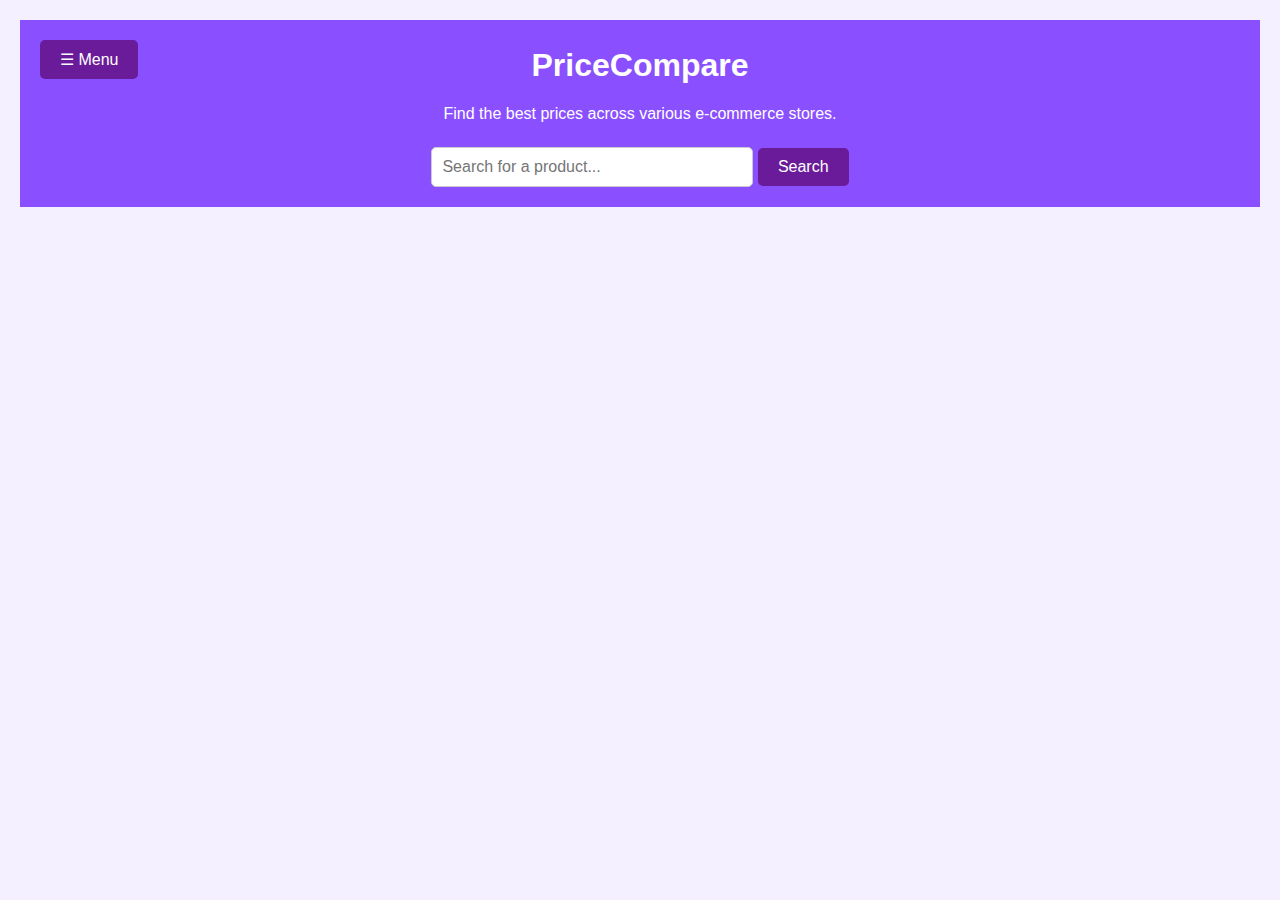
<file: index.html>
<!DOCTYPE html>
<html lang="en">
<head>
    <meta charset="UTF-8">
    <meta name="viewport" content="width=device-width, initial-scale=1.0">
    <title>Product Price Comparison</title>
    <link rel="stylesheet" href="styles.css">
    
</head>
<body>
    <header>
        <nav>
            <div class="menu-container">
                <button id="menu-button">☰ Menu</button>
                <div id="dropdown-content" class="dropdown-content">
                    <a href="index.html">Home</a>
                    <a href="about.html">About</a>
                    <a href="browse.html">Browse Products</a>
                </div>
            </div>
        </nav>
        <div class="header-content">
            <h1>Price<span>Compare</span></h1>
            <p>Find the best prices across various e-commerce stores.</p>
            <div class="search-container">
                <form action="#" method="get">
                    <input type="text" id="search-input" name="query" placeholder="Search for a product...">
                    <button type="submit" id="search-button">Search</button>
                </form>
            </div>
        </div>
    </header>
    <script src="main.js"></script>
    <script src="test.js"></script>
</body>
</html>
</file>
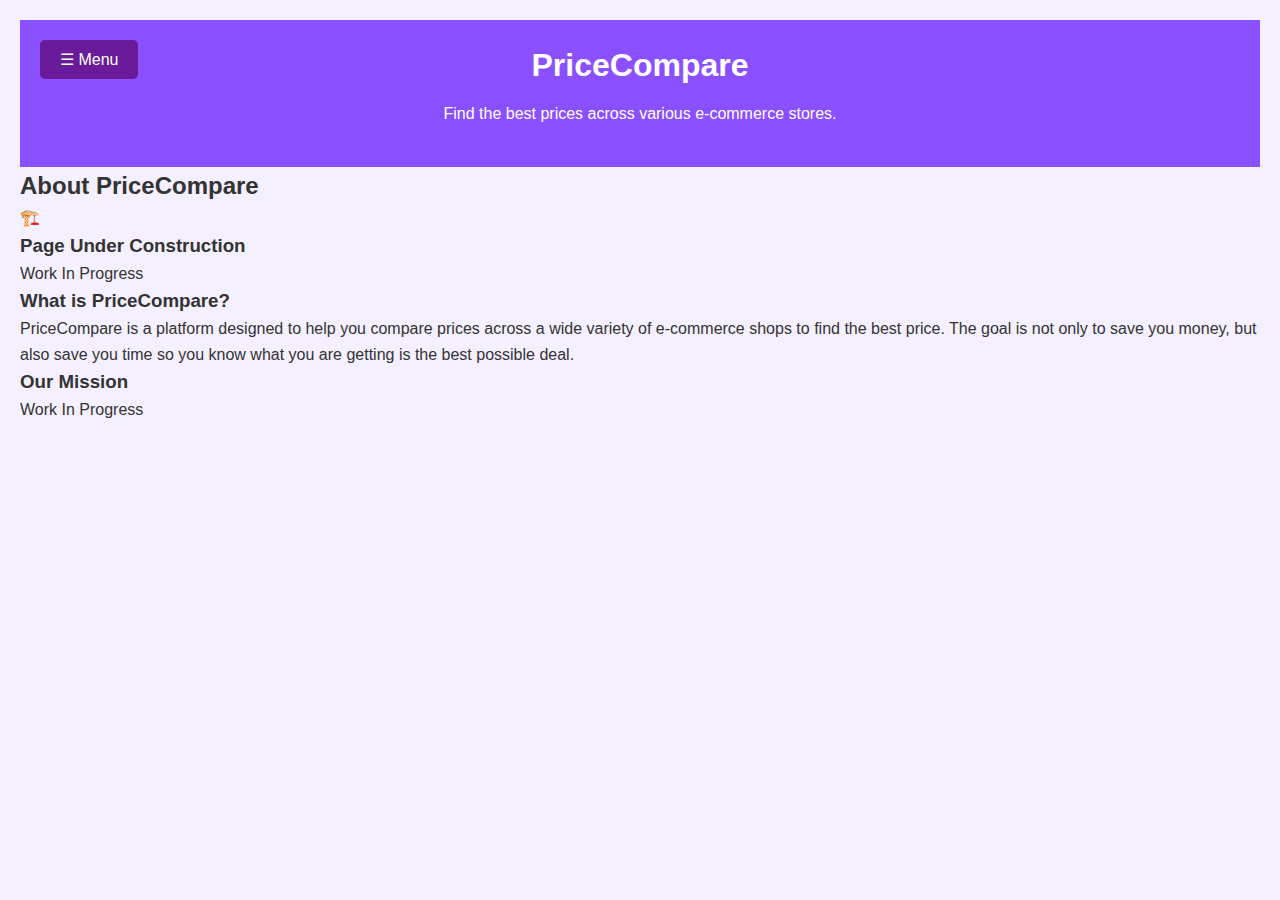
<file: about.html>
<!DOCTYPE html>
<html lang="en">
<head>
    <meta charset="UTF-8">
    <meta name="viewport" content="width=device-width, initial-scale=1.0">
    <title>About - PriceCompare</title>
    <link rel="stylesheet" href="styles.css">
</head>
<body>
    <header>
        <nav>
            <div class="menu-container">
                <button id="menu-button">☰ Menu</button>
                <div id="dropdown-content" class="dropdown-content">
                    <a href="index.html">Home</a>
                    <a href="about.html">About</a>
                    <a href="browse.html">Browse Products</a>
                </div>
            </div>
        </nav>
        <div class="header-content">
            <h1>Price<span>Compare</span></h1>
            <p>Find the best prices across various e-commerce stores.</p>
        </div>
    </header>

    <div class="about-container">
        <h2>About PriceCompare</h2>

        <div class="under-construction">
            <div class="construction-icon">🏗️</div>
            <h3>Page Under Construction</h3>
            <p>Work In Progress</p>
        </div>

        <div class="info-box">
            <h3>What is PriceCompare?</h3>
            <p>PriceCompare is a platform designed to help you compare prices across a wide variety of e-commerce shops to find the best price. The goal is not only to save you money, but also save you time so you know what you are getting is the best possible deal.</p>
        </div>

        <div class="info-box">
            <h3>Our Mission</h3>
            <p>Work In Progress</p>
        </div>

    </div>

    <script src="main.js"></script>
</body>
</html>
</file>
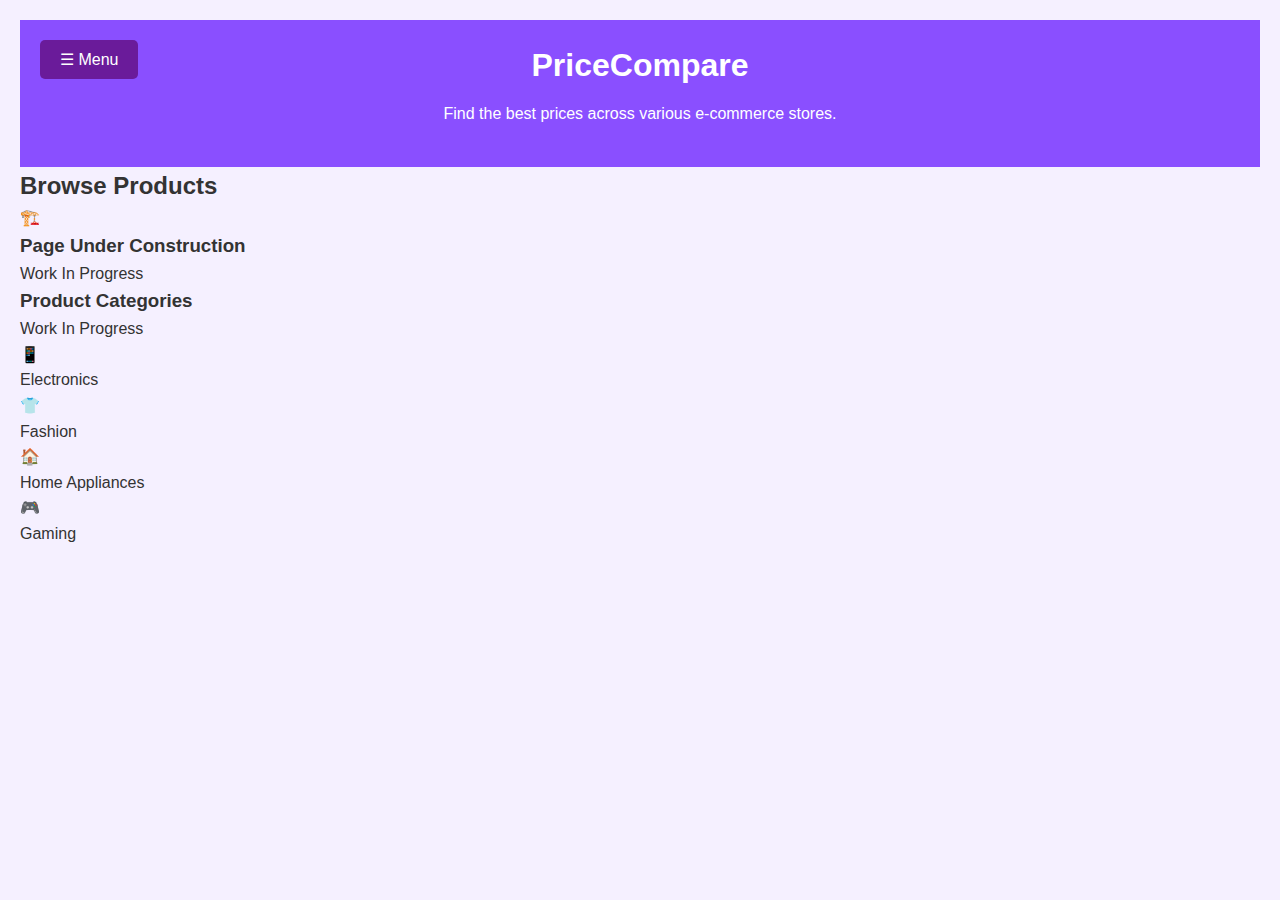
<file: browse.html>
<!DOCTYPE html>
<html lang="en">
<head>
    <meta charset="UTF-8">
    <meta name="viewport" content="width=device-width, initial-scale=1.0">
    <title>Browse - PriceCompare</title>
    <link rel="stylesheet" href="styles.css">
</head>
<body>
    <header>
        <nav>
            <div class="menu-container">
                <button id="menu-button">☰ Menu</button>
                <div id="dropdown-content" class="dropdown-content">
                    <a href="index.html">Home</a>
                    <a href="about.html">About</a>
                    <a href="browse.html">Browse Products</a>
                </div>
            </div>
        </nav>
        <div class="header-content">
            <h1>Price<span>Compare</span></h1>
            <p>Find the best prices across various e-commerce stores.</p>
        </div>
    </header>

    <div class="browse-container">
        <h2>Browse Products</h2>

        <div class="under-construction">
            <div class="construction-icon">🏗️</div>
            <h3>Page Under Construction</h3>
            <p>Work In Progress</p>
        </div>

        <div class="category-section">
            <h3>Product Categories</h3>
            <p>Work In Progress</p>
            
            <div class="categories">
                <div class="category">
                    <div class="category-icon">📱</div>
                    <span>Electronics</span>
                </div>
                <div class="category">
                    <div class="category-icon">👕</div>
                    <span>Fashion</span>
                </div>
                <div class="category">
                    <div class="category-icon">🏠</div>
                    <span>Home Appliances</span>
                </div>
                <div class="category">
                    <div class="category-icon">🎮</div>
                    <span>Gaming</span>
            </div>
        </div>

    </div>

    <script src="main.js"></script>
</body>
</html>
</file>
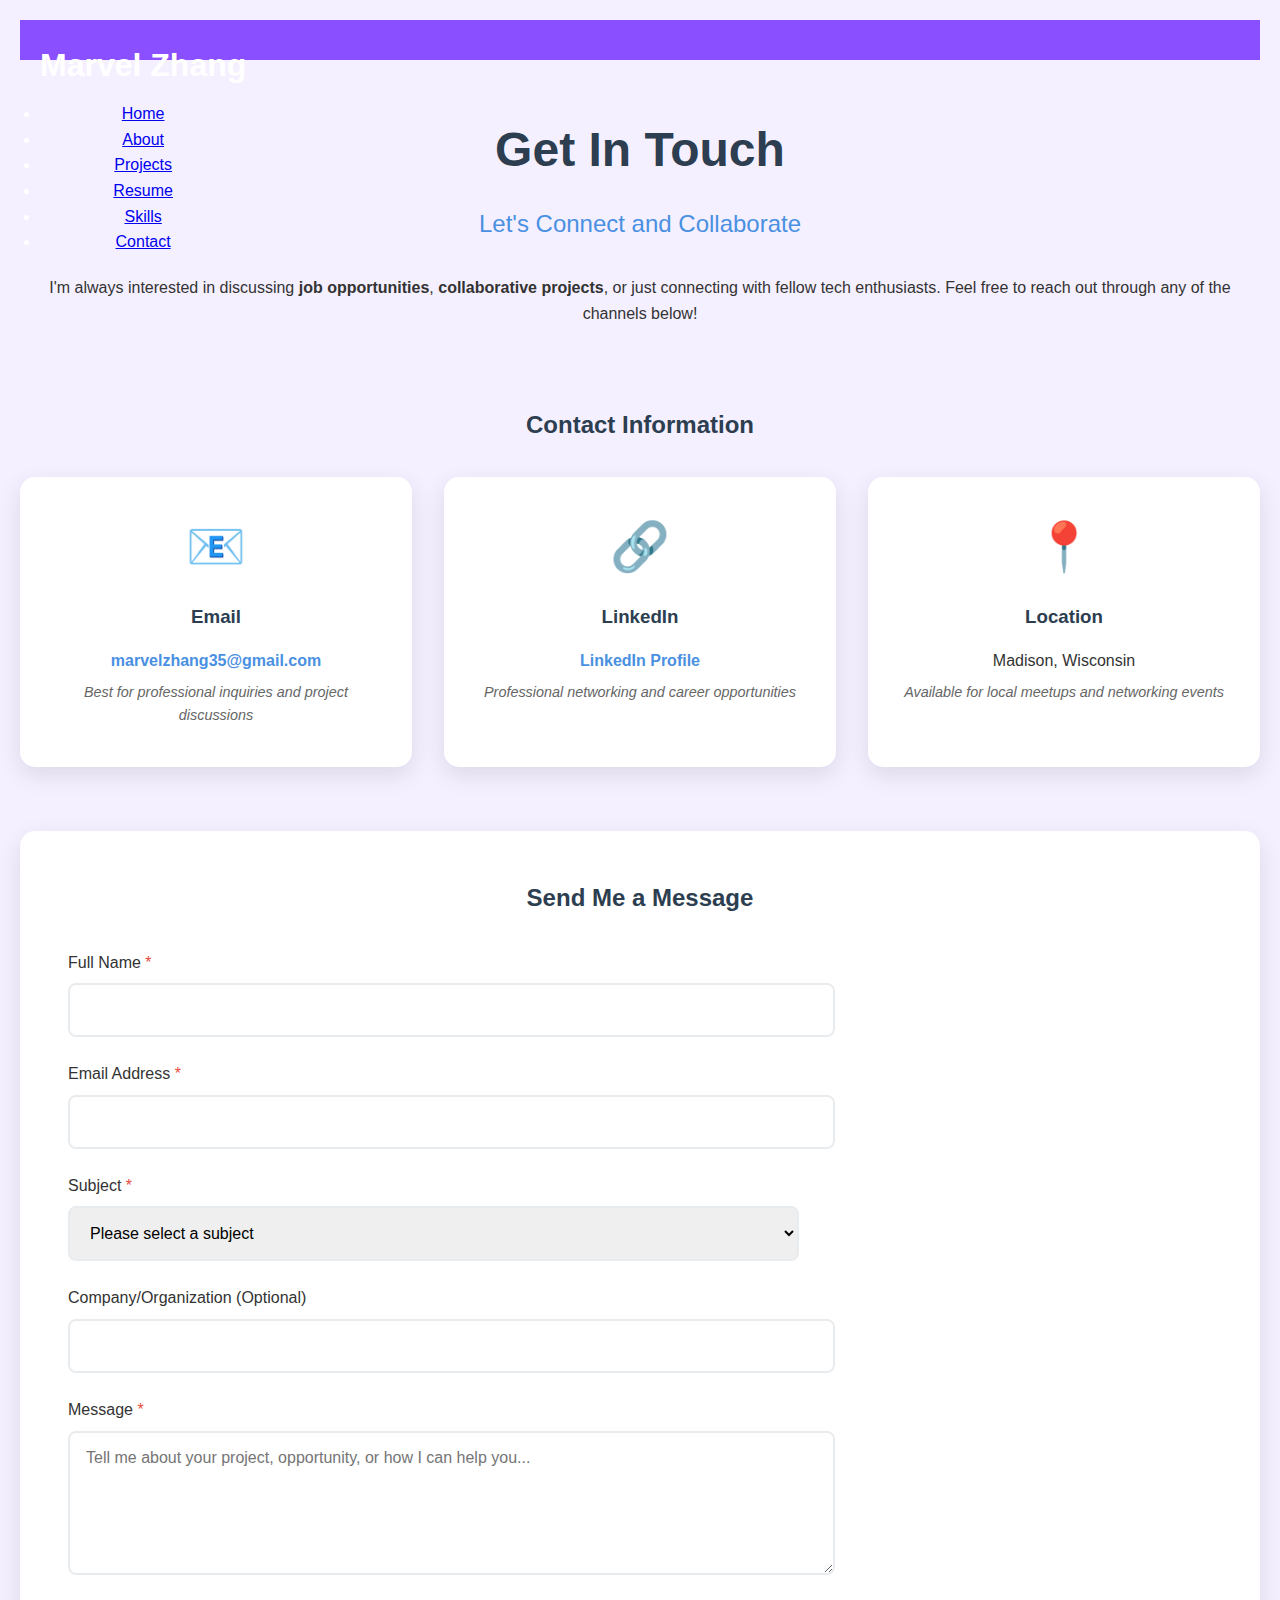
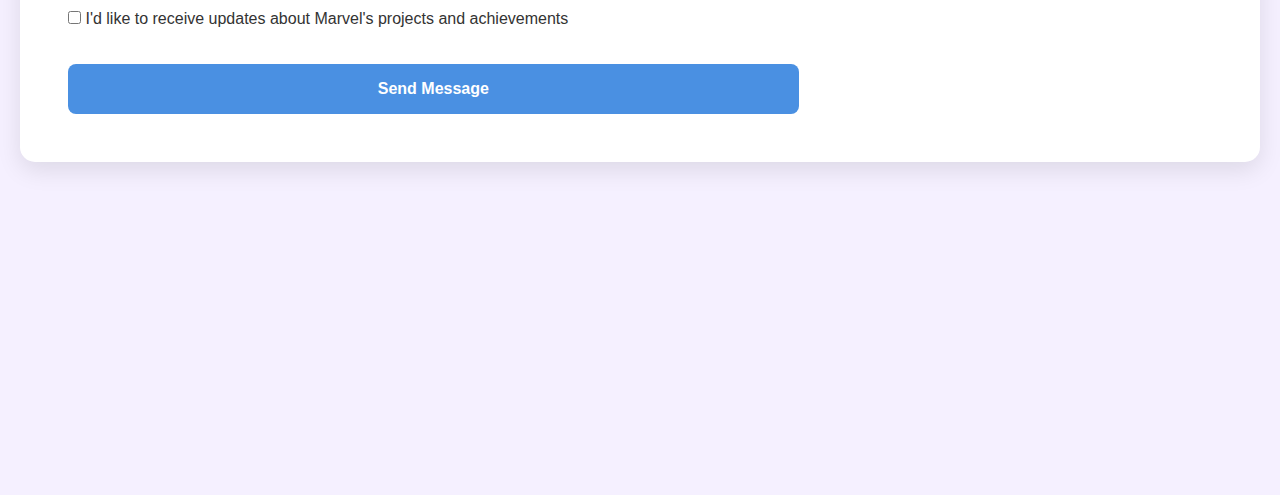
<file: contact.html>
<!DOCTYPE html>
<html lang="en">
<head>
    <meta charset="UTF-8">
    <meta name="viewport" content="width=device-width, initial-scale=1.0">
    <title>Contact - Marvel Zhang</title>
    <link rel="stylesheet" href="styles.css">
</head>
<body>
    <header>
        <nav>
            <div class="nav-container">
                <div class="logo">
                    <h1>Marvel Zhang</h1>
                </div>
                <ul class="nav-menu">
                    <li><a href="index.html" class="nav-link">Home</a></li>
                    <li><a href="about.html" class="nav-link">About</a></li>
                    <li><a href="projects.html" class="nav-link">Projects</a></li>
                    <li><a href="resume.html" class="nav-link">Resume</a></li>
                    <li><a href="skills.html" class="nav-link">Skills</a></li>
                    <li><a href="contact.html" class="nav-link active">Contact</a></li>
                </ul>
                <div class="hamburger">
                    <span></span>
                    <span></span>
                    <span></span>
                </div>
            </div>
        </nav>
    </header>

    <main>
        <section class="contact-hero">
            <h1>Get In Touch</h1>
            <h2>Let's Connect and Collaborate</h2>
            <p>I'm always interested in discussing <strong>job opportunities</strong>, <strong>collaborative projects</strong>, or just connecting with fellow tech enthusiasts. Feel free to reach out through any of the channels below!</p>
        </section>

        <section class="contact-methods">
            <h2>Contact Information</h2>
            <div class="contact-grid">
                <div class="contact-card">
                    <div class="contact-icon">📧</div>
                    <h3>Email</h3>
                    <p><a href="mailto:marvelzhang35@gmail.com">marvelzhang35@gmail.com</a></p>
                    <p class="contact-note">Best for professional inquiries and project discussions</p>
                </div>

                <div class="contact-card">
                    <div class="contact-icon">🔗</div>
                    <h3>LinkedIn</h3>
                    <p><a href="https://www.linkedin.com/in/marvel-zhang-228a7a227" target="_blank">LinkedIn Profile</a></p>
                    <p class="contact-note">Professional networking and career opportunities</p>
                </div>

                <div class="contact-card">
                    <div class="contact-icon">📍</div>
                    <h3>Location</h3>
                    <p>Madison, Wisconsin</p>
                    <p class="contact-note">Available for local meetups and networking events</p>
                </div>
            </div>
        </section>

        <section class="contact-form-section">
            <h2>Send Me a Message</h2>
            <div class="form-container">
                <form class="contact-form" id="contactForm">
                    <div class="form-group">
                        <label for="name">Full Name <span class="required">*</span></label>
                        <input type="text" id="name" name="name" required>
                    </div>

                    <div class="form-group">
                        <label for="email">Email Address <span class="required">*</span></label>
                        <input type="email" id="email" name="email" required>
                    </div>

                    <div class="form-group">
                        <label for="subject">Subject <span class="required">*</span></label>
                        <select id="subject" name="subject" required>
                            <option value="">Please select a subject</option>
                            <option value="job-opportunity">Job Opportunity</option>
                            <option value="collaboration">Project Collaboration</option>
                            <option value="networking">Networking</option>
                            <option value="other">Other</option>
                        </select>
                    </div>

                    <div class="form-group">
                        <label for="company">Company/Organization (Optional)</label>
                        <input type="text" id="company" name="company">
                    </div>

                    <div class="form-group">
                        <label for="message">Message <span class="required">*</span></label>
                        <textarea id="message" name="message" rows="6" placeholder="Tell me about your project, opportunity, or how I can help you..." required></textarea>
                    </div>

                    <div class="form-group">
                        <label class="checkbox-label">
                            <input type="checkbox" id="newsletter" name="newsletter">
                            <span class="checkmark"></span>
                            I'd like to receive updates about Marvel's projects and achievements
                        </label>
                    </div>

                    <button type="submit" class="btn btn-primary">Send Message</button>
                </form>
            </div>
        </section>

        <section class="social-media">
            <h2>Find Me Online</h2>
            <div class="social-links">
                <a href="https://www.linkedin.com/in/marvel-zhang-228a7a227" target="_blank" class="social-link linkedin">
                    <span class="social-icon">💼</span>
                    <span class="social-text">LinkedIn</span>
                    <span class="social-description">Professional updates and networking</span>
                </a>
                
                <a href="https://github.com/Levram17" target="_blank" class="social-link github">
                    <span class="social-icon">💻</span>
                    <span class="social-text">GitHub</span>
                    <span class="social-description">Code repositories and projects</span>
                </a>
                
                <a href="mailto:marvelzhang35@gmail.com" class="social-link email">
                    <span class="social-icon">📬</span>
                    <span class="social-text">Email</span>
                    <span class="social-description">Direct professional contact</span>
                </a>
            </div>
        </section>
    </main>


    <script>
        // Mobile menu toggle
        const hamburger = document.querySelector('.hamburger');
        const navMenu = document.querySelector('.nav-menu');

        hamburger.addEventListener('click', () => {
            hamburger.classList.toggle('active');
            navMenu.classList.toggle('active');
        });

        // Scroll effect
        window.addEventListener('scroll', () => {
            const header = document.querySelector('header');
            if (window.scrollY > 100) {
                header.style.backgroundColor = 'rgba(255, 255, 255, 0.95)';
                header.style.backdropFilter = 'blur(10px)';
            } else {
                header.style.backgroundColor = 'transparent';
                header.style.backdropFilter = 'none';
            }
        });

        // Contact form
        const contactForm = document.getElementById('contactForm');
        
        contactForm.addEventListener('submit', function(e) {
            e.preventDefault();
            
            // Form data
            const formData = new FormData(contactForm);
            const data = Object.fromEntries(formData);
            
            // Simple validation
            if (!data.name || !data.email || !data.subject || !data.message) {
                alert('Please fill in all required fields.');
                return;
            }
            
            // Simulate submission
            const submitBtn = contactForm.querySelector('button[type="submit"]');
            const originalText = submitBtn.textContent;
            
            submitBtn.textContent = 'Sending...';
            submitBtn.disabled = true;
            
            // Simulate API call delay
            setTimeout(() => {
                alert('Thank you for your message! I\'ll get back to you soon.');
                contactForm.reset();
                submitBtn.textContent = originalText;
                submitBtn.disabled = false;
            }, 2000);
        });

        // FAQ
        const faqItems = document.querySelectorAll('.faq-item');
        
        faqItems.forEach(item => {
            const question = item.querySelector('h3');
            const answer = item.querySelector('p');
            
            question.addEventListener('click', () => {
                const isActive = item.classList.contains('active');
                
                // Close FAQ
                faqItems.forEach(otherItem => {
                    if (otherItem !== item) {
                        otherItem.classList.remove('active');
                    }
                });
                
                // Toggle item
                item.classList.toggle('active', !isActive);
            });
        });

        // Reveal animation
        const observerOptions = {
            threshold: 0.1,
            rootMargin: '0px 0px -50px 0px'
        };

        const observer = new IntersectionObserver((entries) => {
            entries.forEach(entry => {
                if (entry.isIntersecting) {
                    entry.target.style.opacity = '1';
                    entry.target.style.transform = 'translateY(0)';
                }
            });
        }, observerOptions);

        document.querySelectorAll('section').forEach(section => {
            section.style.opacity = '0';
            section.style.transform = 'translateY(20px)';
            section.style.transition = 'opacity 0.6s ease, transform 0.6s ease';
            observer.observe(section);
        });

        // Form field effects
        const formInputs = document.querySelectorAll('.contact-form input, .contact-form select, .contact-form textarea');
        
        formInputs.forEach(input => {
            input.addEventListener('focus', function() {
                this.parentElement.classList.add('focused');
            });
            
            input.addEventListener('blur', function() {
                if (!this.value) {
                    this.parentElement.classList.remove('focused');
                }
            });
        });
    </script>

    <style>
        .contact-hero {
            text-align: center;
            margin-bottom: 3rem;
            padding: 2rem 0;
        }

        .contact-hero h1 {
            font-size: 3rem;
            margin-bottom: 1rem;
            color: #2c3e50;
        }

        .contact-hero h2 {
            font-size: 1.5rem;
            color: #4A90E2;
            margin-bottom: 2rem;
            font-weight: 400;
        }

        .contact-methods {
            margin-bottom: 4rem;
        }

        .contact-methods h2 {
            text-align: center;
            color: #2c3e50;
            margin-bottom: 2rem;
        }

        .contact-grid {
            display: grid;
            grid-template-columns: repeat(auto-fit, minmax(250px, 1fr));
            gap: 2rem;
        }

        .contact-card {
            background: white;
            padding: 2rem;
            border-radius: 15px;
            box-shadow: 0 8px 25px rgba(0, 0, 0, 0.1);
            text-align: center;
            transition: transform 0.3s ease;
        }

        .contact-card:hover {
            transform: translateY(-5px);
        }

        .contact-icon {
            font-size: 3rem;
            margin-bottom: 1rem;
            display: block;
        }

        .contact-card h3 {
            color: #2c3e50;
            margin-bottom: 1rem;
        }

        .contact-card p {
            margin-bottom: 0.5rem;
        }

        .contact-card a {
            color: #4A90E2;
            text-decoration: none;
            font-weight: 600;
        }

        .contact-card a:hover {
            text-decoration: underline;
        }

        .contact-note {
            color: #666;
            font-size: 0.9rem;
            font-style: italic;
        }

        .contact-form-section {
            background: white;
            padding: 3rem;
            border-radius: 15px;
            box-shadow: 0 8px 25px rgba(0, 0, 0, 0.1);
            margin-bottom: 4rem;
        }

        .contact-form-section h2 {
            color: #2c3e50;
            margin-bottom: 2rem;
            text-align: center;
        }

        .form-container {
            display: grid;
            grid-template-columns: 2fr 1fr;
            gap: 3rem;
        }

        .contact-form {
            display: grid;
            gap: 1.5rem;
        }

        .form-group {
            position: relative;
        }

        .form-group label {
            display: block;
            margin-bottom: 0.5rem;
            color: #333;
            font-weight: 500;
        }

        .required {
            color: #e74c3c;
        }

        .form-group input,
        .form-group select,
        .form-group textarea {
            width: 100%;
            padding: 1rem;
            border: 2px solid #e9ecef;
            border-radius: 8px;
            font-size: 1rem;
            transition: all 0.3s ease;
            font-family: inherit;
        }

        .form-group input:focus,
        .form-group select:focus,
        .form-group textarea:focus {
            outline: none;
            border-color: #4A90E2;
            box-shadow: 0 0 0 3px rgba(74, 144, 226, 0.1);
        }

        .form-group.focused label {
            color: #4A90E2;
        }

        .checkbox-label {
            display: flex;
            align-items: center;
            gap: 0.5rem;
            cursor: pointer;
        }

        .checkbox-label input[type="checkbox"] {
            width: auto;
            margin: 0;
        }

        .form-info {
            background: #f8f9fa;
            padding: 2rem;
            border-radius: 10px;
            border-left: 4px solid #4A90E2;
        }

        .form-info h3 {
            color: #2c3e50;
            margin-bottom: 1rem;
        }

        .form-info ul,
        .form-info ol {
            margin-bottom: 2rem;
        }

        .form-info li {
            margin-bottom: 0.5rem;
            color: #555;
        }

        .social-media {
            margin-bottom: 4rem;
        }

        .social-media h2 {
            text-align: center;
            color: #2c3e50;
            margin-bottom: 2rem;
        }

        .social-links {
            display: grid;
            grid-template-columns: repeat(auto-fit, minmax(300px, 1fr));
            gap: 2rem;
        }

        .social-link {
            display: flex;
            align-items: center;
            gap: 1rem;
            padding: 2rem;
            background: white;
            border-radius: 15px;
            box-shadow: 0 8px 25px rgba(0, 0, 0, 0.1);
            text-decoration: none;
            color: inherit;
            transition: all 0.3s ease;
        }

        .social-link:hover {
            transform: translateY(-5px);
            box-shadow: 0 15px 35px rgba(0, 0, 0, 0.15);
        }

        .social-icon {
            font-size: 2rem;
            flex-shrink: 0;
        }

        .social-text {
            font-weight: 600;
            color: #2c3e50;
            font-size: 1.2rem;
            margin-bottom: 0.3rem;
        }

        .social-description {
            color: #666;
            font-size: 0.9rem;
        }

        .social-link.linkedin:hover {
            border-left: 4px solid #0077b5;
        }

        .social-link.github:hover {
            border-left: 4px solid #333;
        }

        .social-link.email:hover {
            border-left: 4px solid #4A90E2;
        }
        .btn {
            padding: 1rem 2rem;
            border: none;
            border-radius: 8px;
            font-size: 1rem;
            font-weight: 600;
            cursor: pointer;
            transition: all 0.3s ease;
            text-decoration: none;
            display: inline-block;
            text-align: center;
        }

        .btn-primary {
            background-color: #4A90E2;
            color: white;
        }

        .btn-primary:hover {
            background-color: #357ABD;
            transform: translateY(-2px);
        }

        .btn-primary:disabled {
            background-color: #bdc3c7;
            cursor: not-allowed;
            transform: none;
        }

        @media (max-width: 768px) {
            .contact-hero h1 {
                font-size: 2rem;
            }

            .form-container {
                grid-template-columns: 1fr;
                gap: 2rem;
            }

            .contact-grid,
            .social-links,
            .availability-info {
                grid-template-columns: 1fr;
            }

            .social-link {
                flex-direction: column;
                text-align: center;
            }

            .contact-form-section {
                padding: 2rem;
            }
        }

        @media (max-width: 480px) {
            .contact-hero h1 {
                font-size: 1.8rem;
            }

            .contact-card {
                padding: 1.5rem;
            }

            .form-info {
                padding: 1.5rem;
            }
        }
    </style>
</body>
</html>
</file>
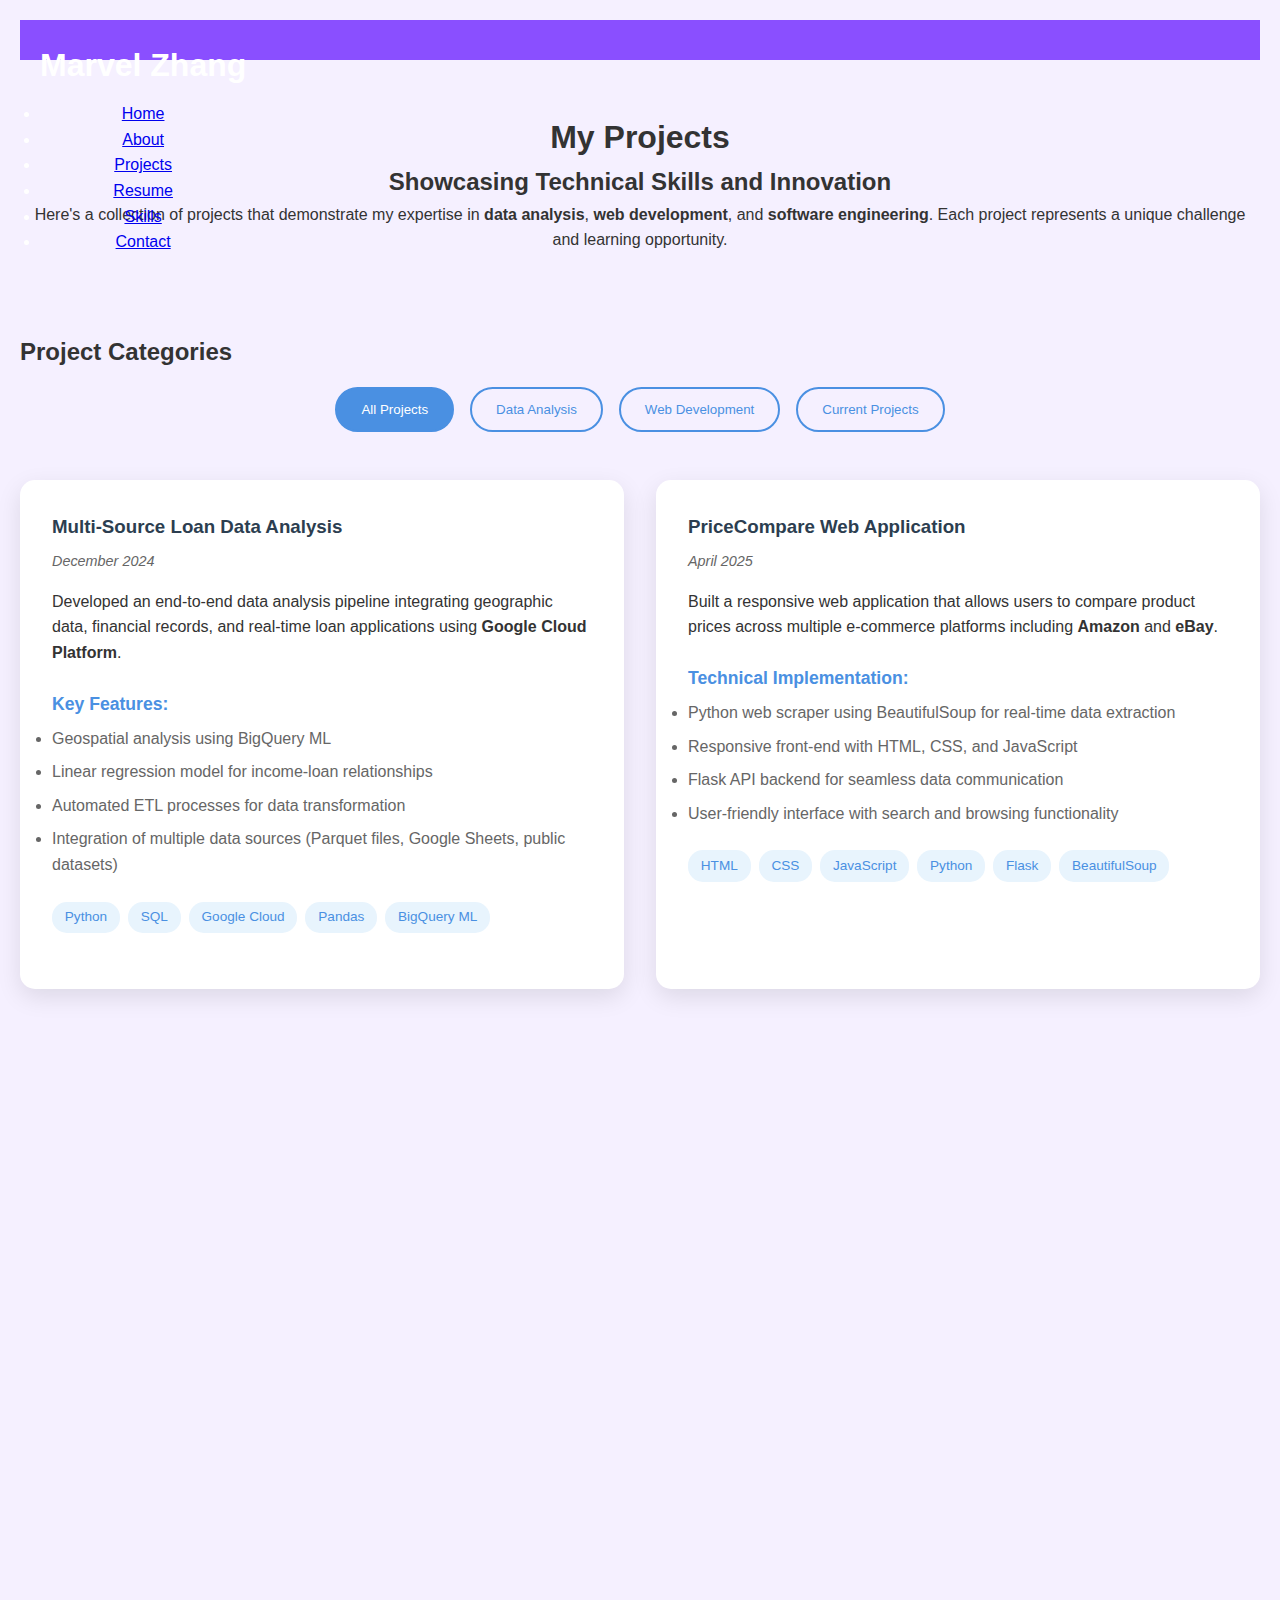
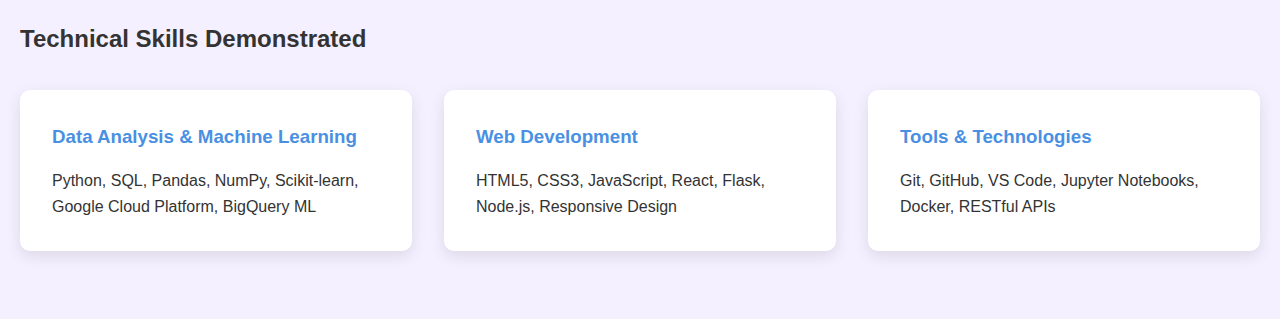
<file: projects.html>
<!DOCTYPE html>
<html lang="en">
<head>
    <meta charset="UTF-8">
    <meta name="viewport" content="width=device-width, initial-scale=1.0">
    <title>Projects - Marvel Zhang</title>
    <link rel="stylesheet" href="styles.css">
</head>
<body>
    <header>
        <nav>
            <div class="nav-container">
                <div class="logo">
                    <h1>Marvel Zhang</h1>
                </div>
                <ul class="nav-menu">
                    <li><a href="index.html" class="nav-link">Home</a></li>
                    <li><a href="about.html" class="nav-link">About</a></li>
                    <li><a href="projects.html" class="nav-link active">Projects</a></li>
                    <li><a href="resume.html" class="nav-link">Resume</a></li>
                    <li><a href="skills.html" class="nav-link">Skills</a></li>
                    <li><a href="contact.html" class="nav-link">Contact</a></li>
                </ul>
                <div class="hamburger">
                    <span></span>
                    <span></span>
                    <span></span>
                </div>
            </div>
        </nav>
    </header>

    <main>
        <section class="projects-hero">
            <h1>My Projects</h1>
            <h2>Showcasing Technical Skills and Innovation</h2>
            <p>Here's a collection of projects that demonstrate my expertise in <strong>data analysis</strong>, <strong>web development</strong>, and <strong>software engineering</strong>. Each project represents a unique challenge and learning opportunity.</p>
        </section>

        <section class="project-categories">
            <h2>Project Categories</h2>
            <div class="category-filters">
                <button class="filter-btn active" data-filter="all">All Projects</button>
                <button class="filter-btn" data-filter="data-analysis">Data Analysis</button>
                <button class="filter-btn" data-filter="web-development">Web Development</button>
                <button class="filter-btn" data-filter="current">Current Projects</button>
            </div>
        </section>

        <section class="projects-grid">
            <div class="project-card" data-category="data-analysis">
                <div class="project-image">
                </div>
                <div class="project-content">
                    <h3>Multi-Source Loan Data Analysis</h3>
                    <p class="project-date"><em>December 2024</em></p>
                    <p>Developed an end-to-end data analysis pipeline integrating geographic data, financial records, and real-time loan applications using <strong>Google Cloud Platform</strong>.</p>
                    
                    <h4>Key Features:</h4>
                    <ul>
                        <li>Geospatial analysis using BigQuery ML</li>
                        <li>Linear regression model for income-loan relationships</li>
                        <li>Automated ETL processes for data transformation</li>
                        <li>Integration of multiple data sources (Parquet files, Google Sheets, public datasets)</li>
                    </ul>
                    
                    <div class="tech-stack">
                        <span class="tech-tag">Python</span>
                        <span class="tech-tag">SQL</span>
                        <span class="tech-tag">Google Cloud</span>
                        <span class="tech-tag">Pandas</span>
                        <span class="tech-tag">BigQuery ML</span>
                    </div>
                </div>
            </div>

            <div class="project-card" data-category="web-development">
                <div class="project-image">
                </div>
                <div class="project-content">
                    <h3>PriceCompare Web Application</h3>
                    <p class="project-date"><em>April 2025</em></p>
                    <p>Built a responsive web application that allows users to compare product prices across multiple e-commerce platforms including <strong>Amazon</strong> and <strong>eBay</strong>.</p>
                    
                    <h4>Technical Implementation:</h4>
                    <ul>
                        <li>Python web scraper using BeautifulSoup for real-time data extraction</li>
                        <li>Responsive front-end with HTML, CSS, and JavaScript</li>
                        <li>Flask API backend for seamless data communication</li>
                        <li>User-friendly interface with search and browsing functionality</li>
                    </ul>
                    
                    <div class="tech-stack">
                        <span class="tech-tag">HTML</span>
                        <span class="tech-tag">CSS</span>
                        <span class="tech-tag">JavaScript</span>
                        <span class="tech-tag">Python</span>
                        <span class="tech-tag">Flask</span>
                        <span class="tech-tag">BeautifulSoup</span>
                    </div>
                </div>
            </div>

            <div class="project-card" data-category="current web-development">
                <div class="project-image">
                </div>
                <div class="project-content">
                    <h3>Professional Portfolio Website</h3>
                    <p class="project-date"><em>Current Project - July 2025</em></p>
                    <p>Creating a modern, responsive portfolio website to showcase my projects and skills. This project demonstrates my front-end development capabilities and attention to user experience design. This portfolio will continously get updated as I learn more.</p>
                    
                    <h4>Current Features:</h4>
                    <ul>
                        <li>Responsive design with mobile-first approach</li>
                        <li>Interactive JavaScript elements and smooth animations</li>
                        <li>Accessible design following WCAG guidelines</li>
                        <li>SEO optimized structure and content</li>
                    </ul>
                    
                    <div class="tech-stack">
                        <span class="tech-tag">HTML5</span>
                        <span class="tech-tag">CSS3</span>
                        <span class="tech-tag">JavaScript</span>
                        <span class="tech-tag">GitHub Pages</span>
                    </div>
                    
                    <div class="project-status">
                        <span class="status-badge current">In Progress</span>
                    </div>
                </div>
            </div>
        </section>

        <section class="project-skills">
            <h2>Technical Skills Demonstrated</h2>
            <div class="skills-showcase">
                <div class="skill-category">
                    <h3>Data Analysis & Machine Learning</h3>
                    <p>Python, SQL, Pandas, NumPy, Scikit-learn, Google Cloud Platform, BigQuery ML</p>
                </div>
                <div class="skill-category">
                    <h3>Web Development</h3>
                    <p>HTML5, CSS3, JavaScript, React, Flask, Node.js, Responsive Design</p>
                </div>
                <div class="skill-category">
                    <h3>Tools & Technologies</h3>
                    <p>Git, GitHub, VS Code, Jupyter Notebooks, Docker, RESTful APIs</p>
                </div>
            </div>
        </section>
    </main>

    <script>
        // Mobile menu toggle
        const hamburger = document.querySelector('.hamburger');
        const navMenu = document.querySelector('.nav-menu');

        hamburger.addEventListener('click', () => {
            hamburger.classList.toggle('active');
            navMenu.classList.toggle('active');
        });

        // Project filtering functionality
        const filterBtns = document.querySelectorAll('.filter-btn');
        const projectCards = document.querySelectorAll('.project-card');

        filterBtns.forEach(btn => {
            btn.addEventListener('click', () => {
                // Remove active class from all buttons
                filterBtns.forEach(b => b.classList.remove('active'));
                // Add active class to clicked button
                btn.classList.add('active');

                const filterValue = btn.getAttribute('data-filter');

                projectCards.forEach(card => {
                    if (filterValue === 'all') {
                        card.style.display = 'block';
                    } else {
                        const categories = card.getAttribute('data-category').split(' ');
                        if (categories.includes(filterValue)) {
                            card.style.display = 'block';
                        } else {
                            card.style.display = 'none';
                        }
                    }
                });
            });
        });

        // Scroll effect
        window.addEventListener('scroll', () => {
            const header = document.querySelector('header');
            if (window.scrollY > 100) {
                header.style.backgroundColor = 'rgba(255, 255, 255, 0.95)';
                header.style.backdropFilter = 'blur(10px)';
            } else {
                header.style.backgroundColor = 'transparent';
                header.style.backdropFilter = 'none';
            }
        });

        // Reveal animation
        const observerOptions = {
            threshold: 0.1,
            rootMargin: '0px 0px -50px 0px'
        };

        const observer = new IntersectionObserver((entries) => {
            entries.forEach(entry => {
                if (entry.isIntersecting) {
                    entry.target.style.opacity = '1';
                    entry.target.style.transform = 'translateY(0)';
                }
            });
        }, observerOptions);

        projectCards.forEach(card => {
            card.style.opacity = '0';
            card.style.transform = 'translateY(20px)';
            card.style.transition = 'opacity 0.6s ease, transform 0.6s ease';
            observer.observe(card);
        });
    </script>

    <style>
        .projects-hero {
            text-align: center;
            margin-bottom: 3rem;
            padding: 2rem 0;
        }

        .project-categories {
            margin-bottom: 3rem;
        }

        .category-filters {
            display: flex;
            justify-content: center;
            gap: 1rem;
            margin-top: 1rem;
            flex-wrap: wrap;
        }

        .filter-btn {
            padding: 0.8rem 1.5rem;
            border: 2px solid #4A90E2;
            background-color: transparent;
            color: #4A90E2;
            border-radius: 25px;
            cursor: pointer;
            transition: all 0.3s ease;
            font-weight: 500;
        }

        .filter-btn:hover,
        .filter-btn.active {
            background-color: #4A90E2;
            color: white;
        }

        .projects-grid {
            display: grid;
            grid-template-columns: repeat(auto-fit, minmax(400px, 1fr));
            gap: 2rem;
            margin-bottom: 4rem;
        }

        .project-card {
            background: white;
            border-radius: 15px;
            overflow: hidden;
            box-shadow: 0 8px 25px rgba(0, 0, 0, 0.1);
            transition: all 0.3s ease;
        }

        .project-card:hover {
            transform: translateY(-8px);
            box-shadow: 0 15px 35px rgba(0, 0, 0, 0.15);
        }

        .project-image img {
            width: 100%;
            height: 250px;
            object-fit: cover;
        }

        .project-content {
            padding: 2rem;
        }

        .project-content h3 {
            color: #2c3e50;
            margin-bottom: 0.5rem;
        }

        .project-date {
            color: #666;
            font-size: 0.9rem;
            margin-bottom: 1rem;
        }

        .project-content h4 {
            color: #4A90E2;
            margin: 1.5rem 0 0.5rem 0;
            font-size: 1.1rem;
        }

        .project-content ul {
            margin-bottom: 1.5rem;
        }

        .project-content li {
            margin-bottom: 0.5rem;
            color: #666;
        }

        .tech-stack {
            display: flex;
            flex-wrap: wrap;
            gap: 0.5rem;
            margin-bottom: 1.5rem;
        }

        .tech-tag {
            background-color: #e8f4fd;
            color: #4A90E2;
            padding: 0.3rem 0.8rem;
            border-radius: 15px;
            font-size: 0.85rem;
            font-weight: 500;
        }

        .project-links {
            display: flex;
            gap: 1rem;
        }

        .project-link {
            color: #4A90E2;
            text-decoration: none;
            font-weight: 600;
            padding: 0.5rem 1rem;
            border: 1px solid #4A90E2;
            border-radius: 5px;
            transition: all 0.3s ease;
        }

        .project-link:hover {
            background-color: #4A90E2;
            color: white;
        }

        .project-status {
            margin-top: 1rem;
        }

        .status-badge {
            padding: 0.4rem 1rem;
            border-radius: 20px;
            font-size: 0.85rem;
            font-weight: 600;
        }

        .status-badge.current {
            background-color: #2ecc71;
            color: white;
        }

        .status-badge.planning {
            background-color: #f39c12;
            color: white;
        }

        .status-badge.learning {
            background-color: #9b59b6;
            color: white;
        }

        .project-skills {
            margin-bottom: 3rem;
        }

        .skills-showcase {
            display: grid;
            grid-template-columns: repeat(auto-fit, minmax(300px, 1fr));
            gap: 2rem;
            margin-top: 2rem;
        }

        .skill-category {
            background: white;
            padding: 2rem;
            border-radius: 10px;
            box-shadow: 0 5px 15px rgba(0, 0, 0, 0.1);
        }

        .skill-category h3 {
            color: #4A90E2;
            margin-bottom: 1rem;
        }

        @media (max-width: 768px) {
            .projects-grid {
                grid-template-columns: 1fr;
            }
            
            .category-filters {
                justify-content: center;
            }
            
            .filter-btn {
                font-size: 0.9rem;
                padding: 0.6rem 1.2rem;
            }
        }
    </style>
</body>
</html>
</file>
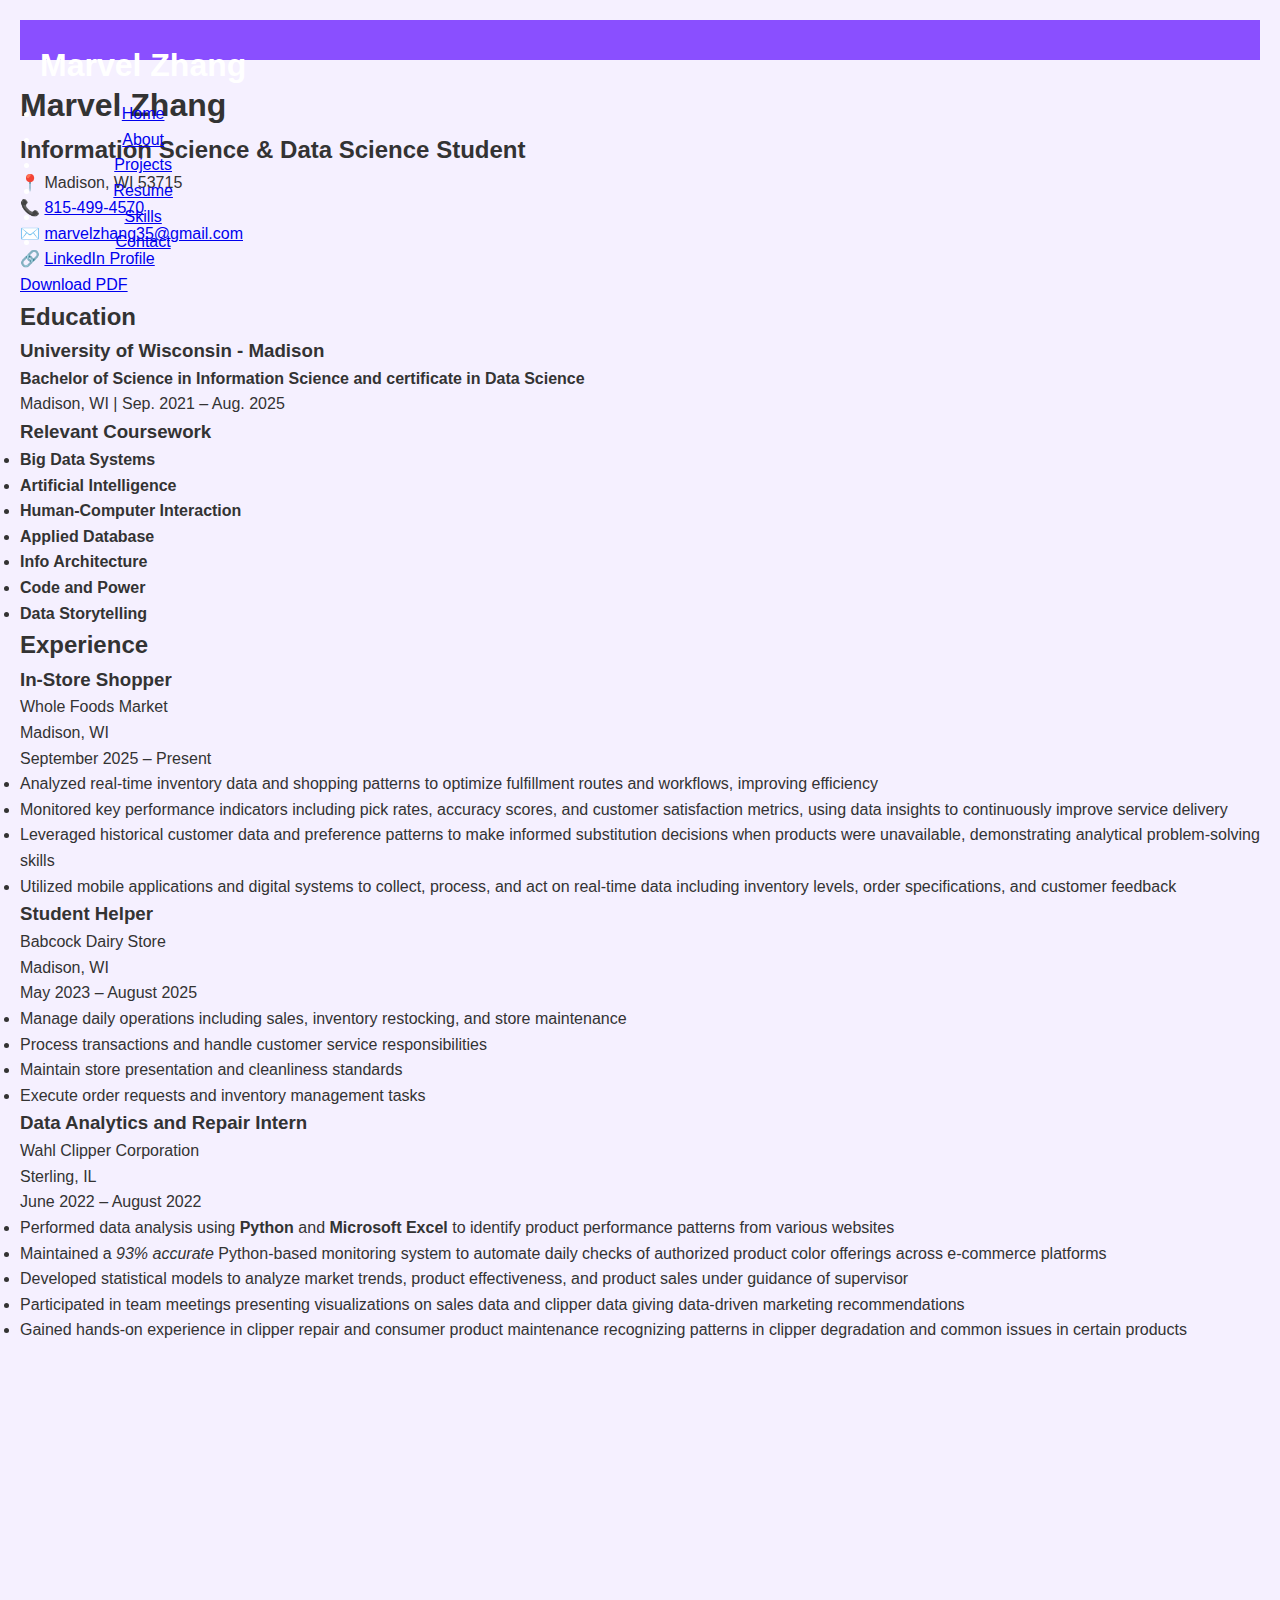
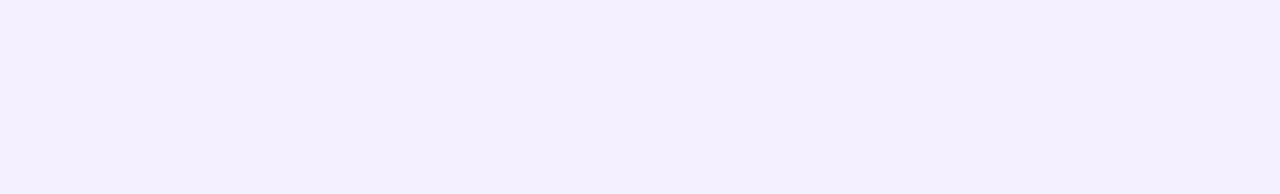
<file: resume.html>
<!DOCTYPE html>
<html lang="en">
<head>
    <meta charset="UTF-8">
    <meta name="viewport" content="width=device-width, initial-scale=1.0">
    <title>Resume - Marvel Zhang</title>
    <link rel="stylesheet" href="styles.css">
</head>
<body>
    <header>
        <nav>
            <div class="nav-container">
                <div class="logo">
                    <h1>Marvel Zhang</h1>
                </div>
                <ul class="nav-menu">
                    <li><a href="index.html" class="nav-link">Home</a></li>
                    <li><a href="about.html" class="nav-link">About</a></li>
                    <li><a href="projects.html" class="nav-link">Projects</a></li>
                    <li><a href="resume.html" class="nav-link active">Resume</a></li>
                    <li><a href="skills.html" class="nav-link">Skills</a></li>
                    <li><a href="contact.html" class="nav-link">Contact</a></li>
                </ul>
                <div class="hamburger">
                    <span></span>
                    <span></span>
                    <span></span>
                </div>
            </div>
        </nav>
    </header>

    <main>
        <section class="resume-header">
            <div class="resume-intro">
                <h1>Marvel Zhang</h1>
                <h2>Information Science & Data Science Student</h2>
                <div class="contact-info">
                    <p>📍 Madison, WI 53715</p>
                    <p>📞 <a href="tel:815-499-4570">815-499-4570</a></p>
                    <p>✉️ <a href="mailto:marvelzhang35@gmail.com">marvelzhang35@gmail.com</a></p>
                    <p>🔗 <a href="https://www.linkedin.com/in/marvel-zhang-228a7a227" target="_blank">LinkedIn Profile</a></p>
                </div>
                <div class="resume-actions">
                    <a href="Marvel_Zhang.pdf" class="btn btn-secondary" download="Marvel_Zhang_Resume.pdf">Download PDF</a>
                </div>
            </div>
        </section>

        <section class="resume-content">
            <div class="resume-section">
                <h2>Education</h2>
                <div class="education-item">
                    <div class="degree-info">
                        <h3>University of Wisconsin - Madison</h3>
                        <p class="degree"><strong>Bachelor of Science in Information Science and certificate in Data Science</strong></p>
                        <p class="location-date">Madison, WI | Sep. 2021 – Aug. 2025</p>
                    </div>
                </div>

                <h3>Relevant Coursework</h3>
                <div class="coursework-grid">
                    <ul class="coursework-column">
                        <li><strong>Big Data Systems</strong></li>
                        <li><strong>Artificial Intelligence</strong></li>
                        <li><strong>Human-Computer Interaction</strong></li>
                    </ul>
                    <ul class="coursework-column">
                        <li><strong>Applied Database</strong></li>
                        <li><strong>Info Architecture</strong></li>
                        <li><strong>Code and Power</strong></li>
                    </ul>
                    <ul class="coursework-column">
                        <li><strong>Data Storytelling</strong></li>
                    </ul>
                </div>
            </div>

            <div class="resume-section">
                <h2>Experience</h2>

                <div class="experience-item">
                    <div class="job-header">
                        <div class="job-title-company">
                            <h3>In-Store Shopper</h3>
                            <p class="company">Whole Foods Market</p>
                        </div>
                        <div class="job-details">
                            <p class="location">Madison, WI</p>
                            <p class="dates">September 2025 – Present</p>
                        </div>
                    </div>
                    <ul class="job-responsibilities">
                        <li>Analyzed real-time inventory data and shopping patterns to optimize fulfillment routes and workflows, improving efficiency</li>
                        <li>Monitored key performance indicators including pick rates, accuracy scores, and customer satisfaction metrics, using data insights to continuously improve service delivery</li>
                        <li>Leveraged historical customer data and preference patterns to make informed substitution decisions when products were unavailable, demonstrating analytical problem-solving skills</li>
                        <li>Utilized mobile applications and digital systems to collect, process, and act on real-time data including inventory levels, order specifications, and customer feedback</li>
                    </ul>
                </div>
                
                <div class="experience-item">
                    <div class="job-header">
                        <div class="job-title-company">
                            <h3>Student Helper</h3>
                            <p class="company">Babcock Dairy Store</p>
                        </div>
                        <div class="job-details">
                            <p class="location">Madison, WI</p>
                            <p class="dates">May 2023 – August 2025</p>
                        </div>
                    </div>
                    <ul class="job-responsibilities">
                        <li>Manage daily operations including sales, inventory restocking, and store maintenance</li>
                        <li>Process transactions and handle customer service responsibilities</li>
                        <li>Maintain store presentation and cleanliness standards</li>
                        <li>Execute order requests and inventory management tasks</li>
                    </ul>
                </div>

                <div class="experience-item">
                    <div class="job-header">
                        <div class="job-title-company">
                            <h3>Data Analytics and Repair Intern</h3>
                            <p class="company">Wahl Clipper Corporation</p>
                        </div>
                        <div class="job-details">
                            <p class="location">Sterling, IL</p>
                            <p class="dates">June 2022 – August 2022</p>
                        </div>
                    </div>
                    <ul class="job-responsibilities">
                        <li>Performed data analysis using <strong>Python</strong> and <strong>Microsoft Excel</strong> to identify product performance patterns from various websites</li>
                        <li>Maintained a <em>93% accurate</em> Python-based monitoring system to automate daily checks of authorized product color offerings across e-commerce platforms</li>
                        <li>Developed statistical models to analyze market trends, product effectiveness, and product sales under guidance of supervisor</li>
                        <li>Participated in team meetings presenting visualizations on sales data and clipper data giving data-driven marketing recommendations</li>
                        <li>Gained hands-on experience in clipper repair and consumer product maintenance recognizing patterns in clipper degradation and common issues in certain products</li>
                    </ul>
                </div>
            </div>

            <div class="resume-section">
                <h2>Projects</h2>
                
                <div class="project-item">
                    <div class="project-header">
                        <h3>Multi-Source Loan Data Analysis</h3>
                        <p class="project-date">December 2024</p>
                    </div>
                    <p class="project-tech"><em>Python, SQL, Google Cloud Platform, Pandas</em></p>
                    <ul class="project-details">
                        <li>Developed an end-to-end data analysis pipeline integrating geographic data, financial (HDMA) records, and real-time loan applications using Google Cloud services</li>
                        <li>Performed geospatial analysis using <strong>BigQuery ML</strong> to identify loan distribution patterns across Wisconsin counties and built a linear regression model to analyze income-loan relationships</li>
                        <li>Created automated ETL processes to transform and merge data from multiple sources (Parquet files, Google Sheets, public datasets) into a unified analytical framework for financial insights</li>
                    </ul>
                </div>

                <div class="project-item">
                    <div class="project-header">
                        <h3>PriceCompare</h3>
                        <p class="project-date">April 2025</p>
                    </div>
                    <p class="project-tech"><em>HTML, CSS, JavaScript, Python</em></p>
                    <ul class="project-details">
                        <li>Developed a responsive web application that allows users to compare product prices across multiple e-commerce platforms including <strong>Amazon</strong> and <strong>eBay</strong></li>
                        <li>Implemented a Python web scraper using <strong>BeautifulSoup</strong> to extract real-time product data</li>
                        <li>Created an intuitive user interface with HTML, CSS, and JavaScript for seamless searching and browsing functionality</li>
                        <li>Designed and integrated a <strong>Flask API</strong> to connect front-end requests with backend web scraping</li>
                    </ul>
                </div>
            </div>
        </section>
    </main>

    <script>
        // Mobile menu toggle
        const hamburger = document.querySelector('.hamburger');
        const navMenu = document.querySelector('.nav-menu');

        hamburger.addEventListener('click', () => {
            hamburger.classList.toggle('active');
            navMenu.classList.toggle('active');
        });

        // Scroll effect to header
        window.addEventListener('scroll', () => {
            const header = document.querySelector('header');
            if (window.scrollY > 100) {
                header.style.backgroundColor = 'rgba(255, 255, 255, 0.95)';
                header.style.backdropFilter = 'blur(10px)';
            } else {
                header.style.backgroundColor = 'transparent';
                header.style.backdropFilter = 'none';
            }
        });

        // Print-friendly styling
        window.addEventListener('beforeprint', () => {
            document.body.classList.add('print-mode');
        });

        window.addEventListener('afterprint', () => {
            document.body.classList.remove('print-mode');
        });

        // Reveal animation
        const observerOptions = {
            threshold: 0.1,
            rootMargin: '0px 0px -50px 0px'
        };

        const observer = new IntersectionObserver((entries) => {
            entries.forEach(entry => {
                if (entry.isIntersecting) {
                    entry.target.style.opacity = '1';
                    entry.target.style.transform = 'translateY(0)';
                }
            });
        }, observerOptions);

        document.querySelectorAll('.resume-section, .achievements, .career-objective').forEach(section => {
            section.style.opacity = '0';
            section.style.transform = 'translateY(20px)';
            section.style.transition = 'opacity 0.6s ease, transform 0.6s ease';
            observer.observe(section);
        });
    </script>
</body>
</html>
</file>
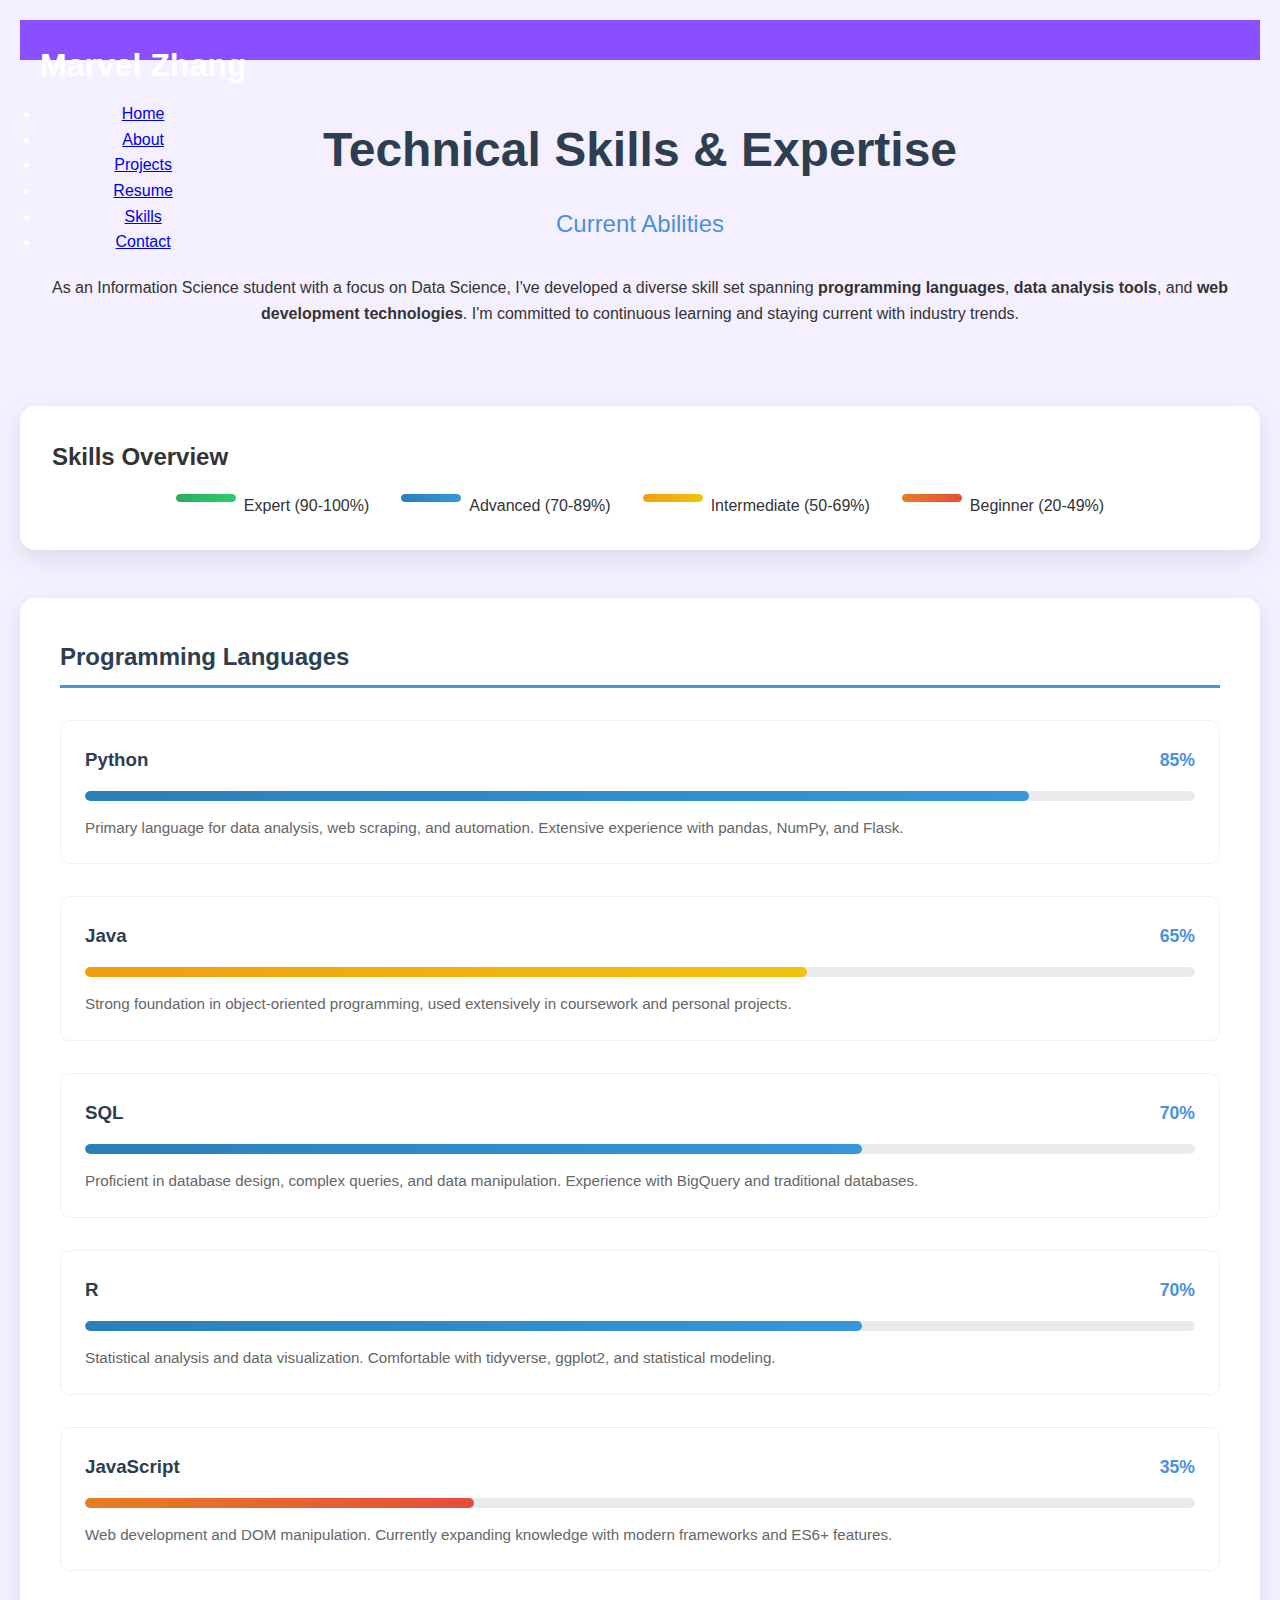
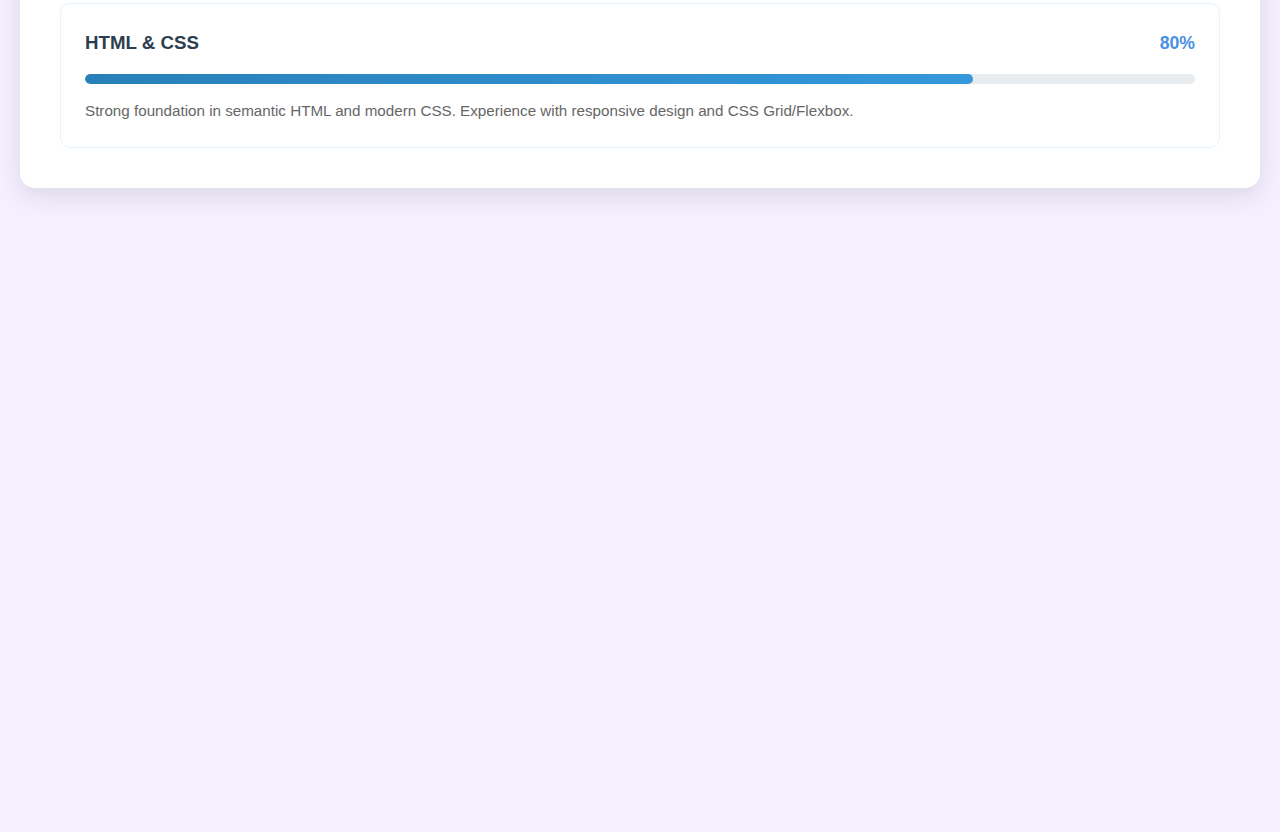
<file: skills.html>
<!DOCTYPE html>
<html lang="en">
<head>
    <meta charset="UTF-8">
    <meta name="viewport" content="width=device-width, initial-scale=1.0">
    <title>Skills - Marvel Zhang</title>
    <link rel="stylesheet" href="styles.css">
</head>
<body>
    <header>
        <nav>
            <div class="nav-container">
                <div class="logo">
                    <h1>Marvel Zhang</h1>
                </div>
                <ul class="nav-menu">
                    <li><a href="index.html" class="nav-link">Home</a></li>
                    <li><a href="about.html" class="nav-link">About</a></li>
                    <li><a href="projects.html" class="nav-link">Projects</a></li>
                    <li><a href="resume.html" class="nav-link">Resume</a></li>
                    <li><a href="skills.html" class="nav-link">Skills</a></li>
                    <li><a href="contact.html" class="nav-link">Contact</a></li>
                </ul>
                <div class="hamburger">
                    <span></span>
                    <span></span>
                    <span></span>
                </div>
            </div>
        </nav>
    </header>

    <main>
        <section class="skills-hero">
            <h1>Technical Skills & Expertise</h1>
            <h2>Current Abilities</h2>
            <p>As an Information Science student with a focus on Data Science, I've developed a diverse skill set spanning <strong>programming languages</strong>, <strong>data analysis tools</strong>, and <strong>web development technologies</strong>. I'm committed to continuous learning and staying current with industry trends.</p>
        </section>

        <section class="skills-overview">
            <h2>Skills Overview</h2>
            <div class="skill-level-legend">
                <div class="legend-item">
                    <div class="skill-bar">
                        <div class="skill-fill expert"></div>
                    </div>
                    <span>Expert (90-100%)</span>
                </div>
                <div class="legend-item">
                    <div class="skill-bar">
                        <div class="skill-fill advanced"></div>
                    </div>
                    <span>Advanced (70-89%)</span>
                </div>
                <div class="legend-item">
                    <div class="skill-bar">
                        <div class="skill-fill intermediate"></div>
                    </div>
                    <span>Intermediate (50-69%)</span>
                </div>
                <div class="legend-item">
                    <div class="skill-bar">
                        <div class="skill-fill beginner"></div>
                    </div>
                    <span>Beginner (20-49%)</span>
                </div>
            </div>
        </section>

        <section class="skills-categories">
            <div class="skills-category">
                <h2>Programming Languages</h2>
                <div class="skills-grid">
                    <div class="skill-item">
                        <div class="skill-header">
                            <h3>Python</h3>
                            <span class="skill-percentage">85%</span>
                        </div>
                        <div class="skill-bar">
                            <div class="skill-fill advanced" style="width: 85%"></div>
                        </div>
                        <p>Primary language for data analysis, web scraping, and automation. Extensive experience with pandas, NumPy, and Flask.</p>
                    </div>

                    <div class="skill-item">
                        <div class="skill-header">
                            <h3>Java</h3>
                            <span class="skill-percentage">65%</span>
                        </div>
                        <div class="skill-bar">
                            <div class="skill-fill intermediate" style="width: 65%"></div>
                        </div>
                        <p>Strong foundation in object-oriented programming, used extensively in coursework and personal projects.</p>
                    </div>

                    <div class="skill-item">
                        <div class="skill-header">
                            <h3>SQL</h3>
                            <span class="skill-percentage">70%</span>
                        </div>
                        <div class="skill-bar">
                            <div class="skill-fill advanced" style="width: 70%"></div>
                        </div>
                        <p>Proficient in database design, complex queries, and data manipulation. Experience with BigQuery and traditional databases.</p>
                    </div>

                    <div class="skill-item">
                        <div class="skill-header">
                            <h3>R</h3>
                            <span class="skill-percentage">70%</span>
                        </div>
                        <div class="skill-bar">
                            <div class="skill-fill advanced" style="width: 70%"></div>
                        </div>
                        <p>Statistical analysis and data visualization. Comfortable with tidyverse, ggplot2, and statistical modeling.</p>
                    </div>

                    <div class="skill-item">
                        <div class="skill-header">
                            <h3>JavaScript</h3>
                            <span class="skill-percentage">35%</span>
                        </div>
                        <div class="skill-bar">
                            <div class="skill-fill beginner" style="width: 35%"></div>
                        </div>
                        <p>Web development and DOM manipulation. Currently expanding knowledge with modern frameworks and ES6+ features.</p>
                    </div>

                    <div class="skill-item">
                        <div class="skill-header">
                            <h3>HTML & CSS</h3>
                            <span class="skill-percentage">80%</span>
                        </div>
                        <div class="skill-bar">
                            <div class="skill-fill advanced" style="width: 80%"></div>
                        </div>
                        <p>Strong foundation in semantic HTML and modern CSS. Experience with responsive design and CSS Grid/Flexbox.</p>
                    </div>
                </div>
            </div>
        </section>

        <section class="soft-skills">
            <h2>Professional Skills</h2>
            <div class="soft-skills-grid">
                <div class="soft-skill-item">
                    <h3>Problem Solving</h3>
                    <p>Analytical thinking and systematic approach to breaking down complex technical challenges into manageable components.</p>
                </div>
                <div class="soft-skill-item">
                    <h3>Communication</h3>
                    <p>Experience presenting technical findings to diverse audiences, from stakeholders to team members with varying technical backgrounds.</p>
                </div>
                <div class="soft-skill-item">
                    <h3>Team Collaboration</h3>
                    <p>Strong track record working in team environments, from tennis instruction coordination to internship project teams.</p>
                </div>
                <div class="soft-skill-item">
                    <h3>Continuous Learning</h3>
                    <p>Self-motivated learner who stays current with industry trends and actively seeks opportunities to expand skill set.</p>
                </div>
                <div class="soft-skill-item">
                    <h3>Project Management</h3>
                    <p>Experience managing multiple responsibilities simultaneously while maintaining quality and meeting deadlines.</p>
                </div>
                <div class="soft-skill-item">
                    <h3>Attention to Detail</h3>
                    <p>Demonstrated through 93% accuracy rate in automated systems and meticulous approach to data analysis.</p>
                </div>
            </div>
        </section>
    </main>

    <script>
        // Mobile menu toggle
        const hamburger = document.querySelector('.hamburger');
        const navMenu = document.querySelector('.nav-menu');

        hamburger.addEventListener('click', () => {
            hamburger.classList.toggle('active');
            navMenu.classList.toggle('active');
        });

        // Scroll effect
        window.addEventListener('scroll', () => {
            const header = document.querySelector('header');
            if (window.scrollY > 100) {
                header.style.backgroundColor = 'rgba(255, 255, 255, 0.95)';
                header.style.backdropFilter = 'blur(10px)';
            } else {
                header.style.backgroundColor = 'transparent';
                header.style.backdropFilter = 'none';
            }
        });

        // Animate skill bars
        const observerOptions = {
            threshold: 0.3,
            rootMargin: '0px 0px -50px 0px'
        };

        const skillObserver = new IntersectionObserver((entries) => {
            entries.forEach(entry => {
                if (entry.isIntersecting) {
                    const skillFill = entry.target.querySelector('.skill-fill');
                    const percentage = skillFill.style.width;
                    skillFill.style.width = '0%';
                    setTimeout(() => {
                        skillFill.style.transition = 'width 1.5s ease-out';
                        skillFill.style.width = percentage;
                    }, 100);
                }
            });
        }, observerOptions);

        document.querySelectorAll('.skill-item').forEach(item => {
            skillObserver.observe(item);
        });

        // Reveal animation
        const sectionObserver = new IntersectionObserver((entries) => {
            entries.forEach(entry => {
                if (entry.isIntersecting) {
                    entry.target.style.opacity = '1';
                    entry.target.style.transform = 'translateY(0)';
                }
            });
        }, { threshold: 0.1 });

        document.querySelectorAll('section').forEach(section => {
            section.style.opacity = '0';
            section.style.transform = 'translateY(20px)';
            section.style.transition = 'opacity 0.6s ease, transform 0.6s ease';
            sectionObserver.observe(section);
        });
    </script>

    <style>
        .skills-hero {
            text-align: center;
            margin-bottom: 3rem;
            padding: 2rem 0;
        }

        .skills-hero h1 {
            font-size: 3rem;
            margin-bottom: 1rem;
            color: #2c3e50;
        }

        .skills-hero h2 {
            font-size: 1.5rem;
            color: #4A90E2;
            margin-bottom: 2rem;
            font-weight: 400;
        }

        .skills-overview {
            background: white;
            padding: 2rem;
            border-radius: 15px;
            box-shadow: 0 8px 25px rgba(0, 0, 0, 0.1);
            margin-bottom: 3rem;
        }

        .skill-level-legend {
            display: flex;
            justify-content: center;
            gap: 2rem;
            flex-wrap: wrap;
            margin-top: 1rem;
        }

        .legend-item {
            display: flex;
            align-items: center;
            gap: 0.5rem;
        }

        .legend-item .skill-bar {
            width: 60px;
            height: 8px;
        }

        .skills-categories {
            display: grid;
            gap: 3rem;
        }

        .skills-category {
            background: white;
            padding: 2.5rem;
            border-radius: 15px;
            box-shadow: 0 8px 25px rgba(0, 0, 0, 0.1);
        }

        .skills-category h2 {
            color: #2c3e50;
            margin-bottom: 2rem;
            border-bottom: 3px solid #4A90E2;
            padding-bottom: 0.5rem;
        }

        .skills-grid {
            display: grid;
            gap: 2rem;
        }

        .skill-item {
            padding: 1.5rem;
            border: 1px solid #e8f4fd;
            border-radius: 10px;
            transition: all 0.3s ease;
        }

        .skill-item:hover {
            border-color: #4A90E2;
            box-shadow: 0 5px 15px rgba(74, 144, 226, 0.1);
        }

        .skill-header {
            display: flex;
            justify-content: space-between;
            align-items: center;
            margin-bottom: 1rem;
        }

        .skill-header h3 {
            color: #2c3e50;
            margin: 0;
        }

        .skill-percentage {
            color: #4A90E2;
            font-weight: bold;
            font-size: 1.1rem;
        }

        .skill-bar {
            width: 100%;
            height: 10px;
            background-color: #e9ecef;
            border-radius: 5px;
            overflow: hidden;
            margin-bottom: 1rem;
        }

        .skill-fill {
            height: 100%;
            border-radius: 5px;
            transition: width 0.3s ease;
        }

        .skill-fill.expert {
            background: linear-gradient(90deg, #27ae60, #2ecc71);
        }

        .skill-fill.advanced {
            background: linear-gradient(90deg, #2980b9, #3498db);
        }

        .skill-fill.intermediate {
            background: linear-gradient(90deg, #f39c12, #f1c40f);
        }

        .skill-fill.beginner {
            background: linear-gradient(90deg, #e67e22, #e74c3c);
        }

        .skill-item p {
            color: #666;
            font-size: 0.95rem;
            line-height: 1.5;
            margin: 0;
        }

        .learning-goals {
            margin: 3rem 0;
        }

        .learning-goals h2 {
            text-align: center;
            color: #2c3e50;
            margin-bottom: 2rem;
        }

        .goals-grid {
            display: grid;
            grid-template-columns: repeat(auto-fit, minmax(300px, 1fr));
            gap: 2rem;
        }

        .goal-card {
            background: white;
            padding: 2rem;
            border-radius: 15px;
            box-shadow: 0 8px 25px rgba(0, 0, 0, 0.1);
            transition: transform 0.3s ease;
        }

        .goal-card:hover {
            transform: translateY(-5px);
        }

        .goal-card h3 {
            color: #4A90E2;
            margin-bottom: 1rem;
        }

        .goal-progress {
            margin-bottom: 1rem;
        }

        .progress-bar {
            width: 100%;
            height: 8px;
            background-color: #e9ecef;
            border-radius: 4px;
            overflow: hidden;
            margin-bottom: 0.5rem;
        }

        .progress-fill {
            height: 100%;
            background: linear-gradient(90deg, #4A90E2, #357ABD);
            border-radius: 4px;
            transition: width 0.3s ease;
        }

        .goal-progress span {
            font-size: 0.9rem;
            color: #666;
        }

        .goal-card p {
            margin-bottom: 1rem;
            color: #555;
        }

        .goal-card em {
            color: #4A90E2;
            font-weight: 500;
        }

        .soft-skills {
            margin: 3rem 0;
        }

        .soft-skills h2 {
            text-align: center;
            color: #2c3e50;
            margin-bottom: 2rem;
        }

        .soft-skills-grid {
            display: grid;
            grid-template-columns: repeat(auto-fit, minmax(250px, 1fr));
            gap: 2rem;
        }

        .soft-skill-item {
            background: white;
            padding: 2rem;
            border-radius: 10px;
            box-shadow: 0 5px 15px rgba(0, 0, 0, 0.1);
            text-align: center;
            transition: transform 0.3s ease;
        }

        .soft-skill-item:hover {
            transform: translateY(-3px);
        }

        .soft-skill-item h3 {
            color: #4A90E2;
            margin-bottom: 1rem;
        }

        .soft-skill-item p {
            color: #666;
            font-size: 0.95rem;
            line-height: 1.5;
        }

        .certifications {
            background: white;
            padding: 2.5rem;
            border-radius: 15px;
            box-shadow: 0 8px 25px rgba(0, 0, 0, 0.1);
            margin-bottom: 3rem;
        }

        .certifications h2 {
            color: #2c3e50;
            margin-bottom: 2rem;
            text-align: center;
        }

        .cert-grid {
            display: grid;
            grid-template-columns: repeat(auto-fit, minmax(300px, 1fr));
            gap: 3rem;
        }

        .cert-item h3 {
            color: #4A90E2;
            margin-bottom: 1rem;
            border-bottom: 2px solid #e8f4fd;
            padding-bottom: 0.5rem;
        }

        .cert-item ul {
            list-style: none;
            padding: 0;
        }

        .cert-item li {
            padding: 0.8rem 0;
            border-bottom: 1px solid #f0f0f0;
            position: relative;
            padding-left: 1.5rem;
        }

        .cert-item li::before {
            content: "📜";
            position: absolute;
            left: 0;
            top: 0.8rem;
        }

        .cert-item li:last-child {
            border-bottom: none;
        }

        @media (max-width: 768px) {
            .skills-hero h1 {
                font-size: 2rem;
            }

            .skill-level-legend {
                flex-direction: column;
                align-items: center;
            }

            .skill-header {
                flex-direction: column;
                align-items: flex-start;
                gap: 0.5rem;
            }

            .goals-grid,
            .soft-skills-grid {
                grid-template-columns: 1fr;
            }

            .cert-grid {
                grid-template-columns: 1fr;
                gap: 2rem;
            }
        }
    </style>
</body>
</html>
</file>
<file: styles.css>
/* Basic Reset */
body, h1, h2, h3, p, ul, li {
    margin: 0;
    padding: 0;
}

body {
    font-family: Arial, sans-serif;
    background-color: #f5f0ff; /* Light lilac background */
    color: #333;
    line-height: 1.6;
    padding: 20px;
}

header {
    background-color: #8a4fff; /* Vibrant purple */
    color: white;
    padding: 20px;
    text-align: center;
    position: relative;
}

header h1 {
    font-size: 2rem;
    margin-bottom: 10px;
}

header p {
    font-size: 1rem;
    margin-bottom: 20px;
}

.search-container {
    display: flex;
    justify-content: center;
    gap: 10px;
}

#search-input {
    padding: 10px;
    width: 300px;
    border: 1px solid #ccc;
    border-radius: 5px;
    font-size: 1rem;
}

#search-button {
    padding: 10px 20px;
    border: none;
    border-radius: 5px;
    background-color: #6a1b9a; /* Darker purple */
    color: white;
    font-size: 1rem;
    cursor: pointer;
}

#search-button:hover {
    background-color: #4a148c; /* Even darker purple */
}

nav {
    position: absolute;
    top: 20px;
    left: 20px;
}

.menu-container {
    position: relative;
}

#menu-button {
    padding: 10px 20px;
    border: none;
    border-radius: 5px;
    background-color: #6a1b9a; /* Darker purple */
    color: white;
    font-size: 1rem;
    cursor: pointer;
}

#menu-button:hover {
    background-color: #4a148c; /* Even darker purple */
}

.dropdown-content {
    display: none;
    position: absolute;
    background-color: white;
    border: 1px solid #ccc;
    border-radius: 5px;
    margin-top: 5px;
}

.dropdown-content a {
    display: block;
    padding: 10px;
    color: #333;
    text-decoration: none;
}

.dropdown-content a:hover {
    background-color: #f5f0ff; /* Light lilac */
}

main {
    margin-top: 20px;
}

#results h2 {
    font-size: 1.5rem;
    margin-bottom: 10px;
    color: #6a1b9a; /* Darker purple */
}

.product-grid {
    display: flex;
    flex-wrap: wrap;
    gap: 20px;
}

.product-card {
    background-color: white;
    border: 1px solid #ccc;
    border-radius: 5px;
    padding: 15px;
    width: 200px;
    text-align: center;
}

.product-card img {
    width: 100%;
    height: 150px;
    object-fit: cover;
    border-radius: 5px;
}

.product-card h3 {
    font-size: 1.2rem;
    margin: 10px 0;
    color: #6a1b9a; /* Darker purple */
}

.product-card p {
    font-size: 1rem;
    margin: 5px 0;
    color: #333;
}

footer {
    margin-top: 20px;
    text-align: center;
    padding: 10px;
    background-color: #8a4fff; /* Vibrant purple */
    color: white;
}
</file>
